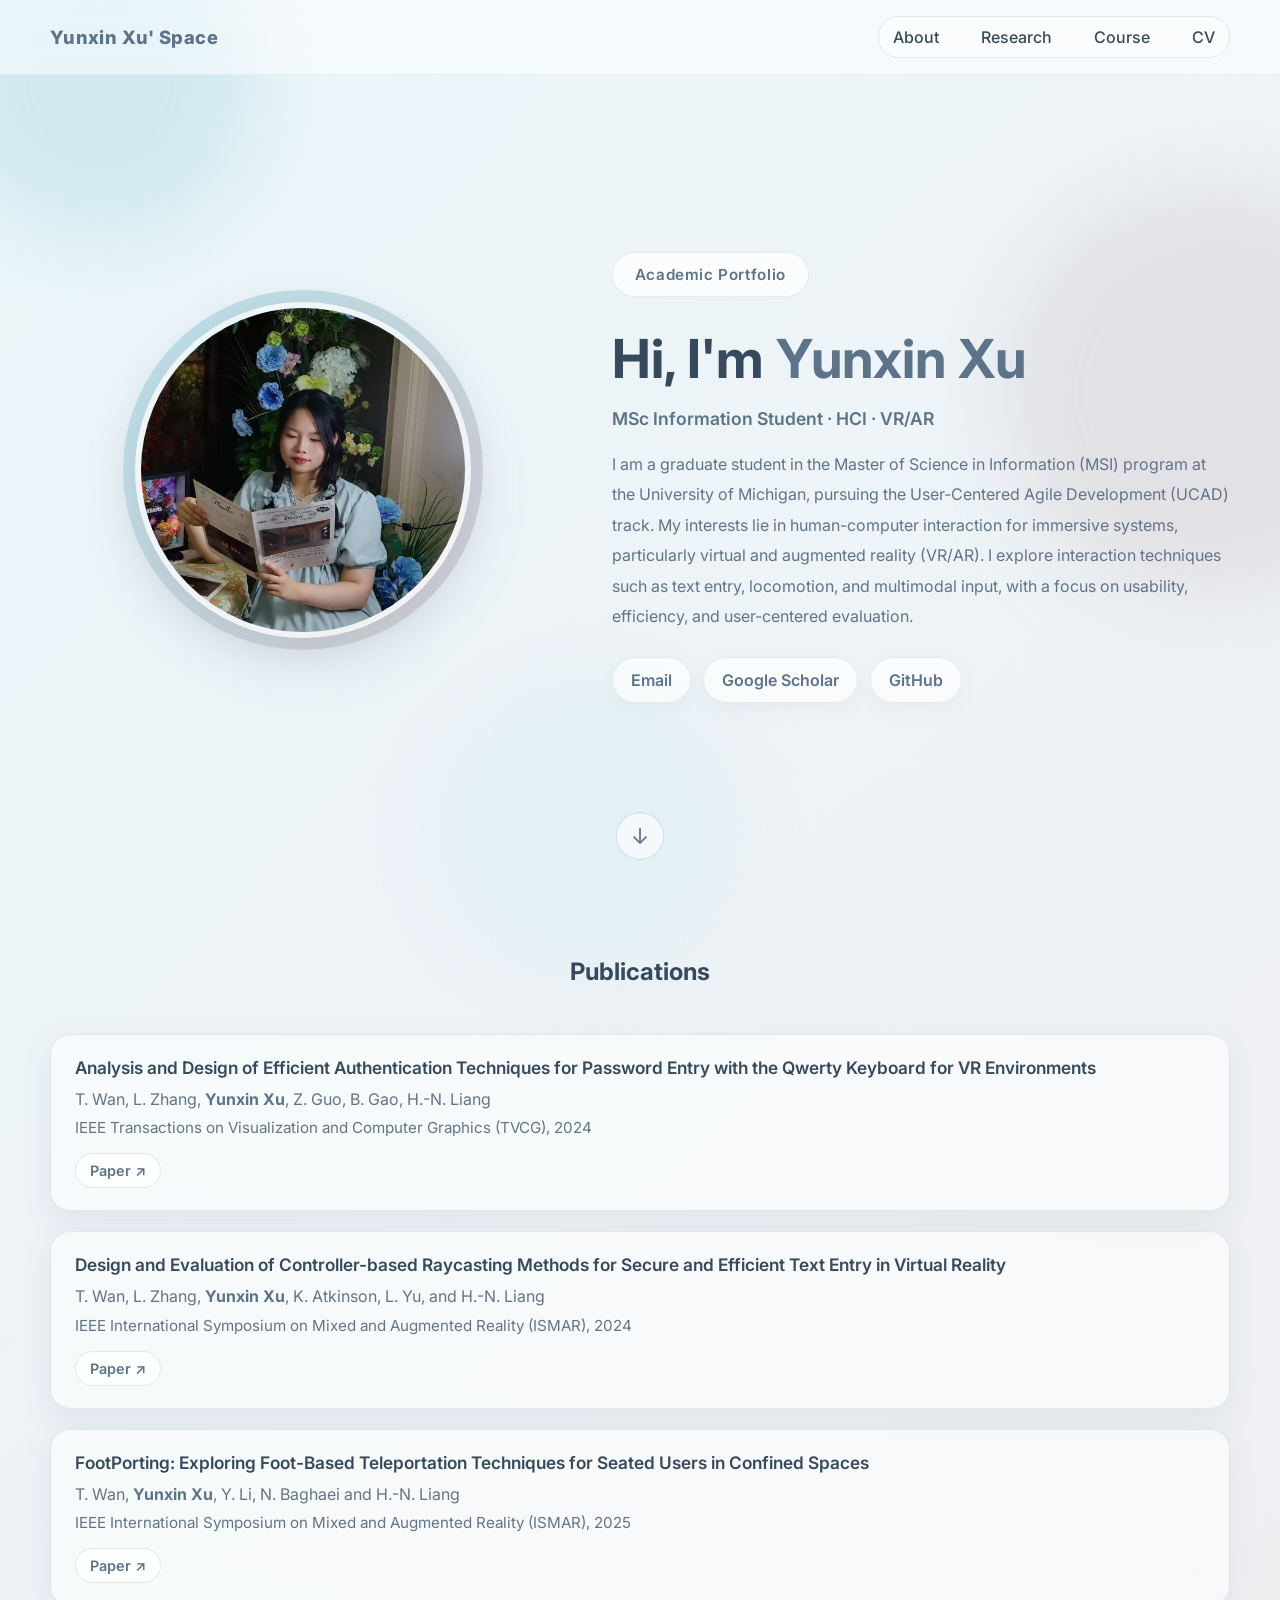
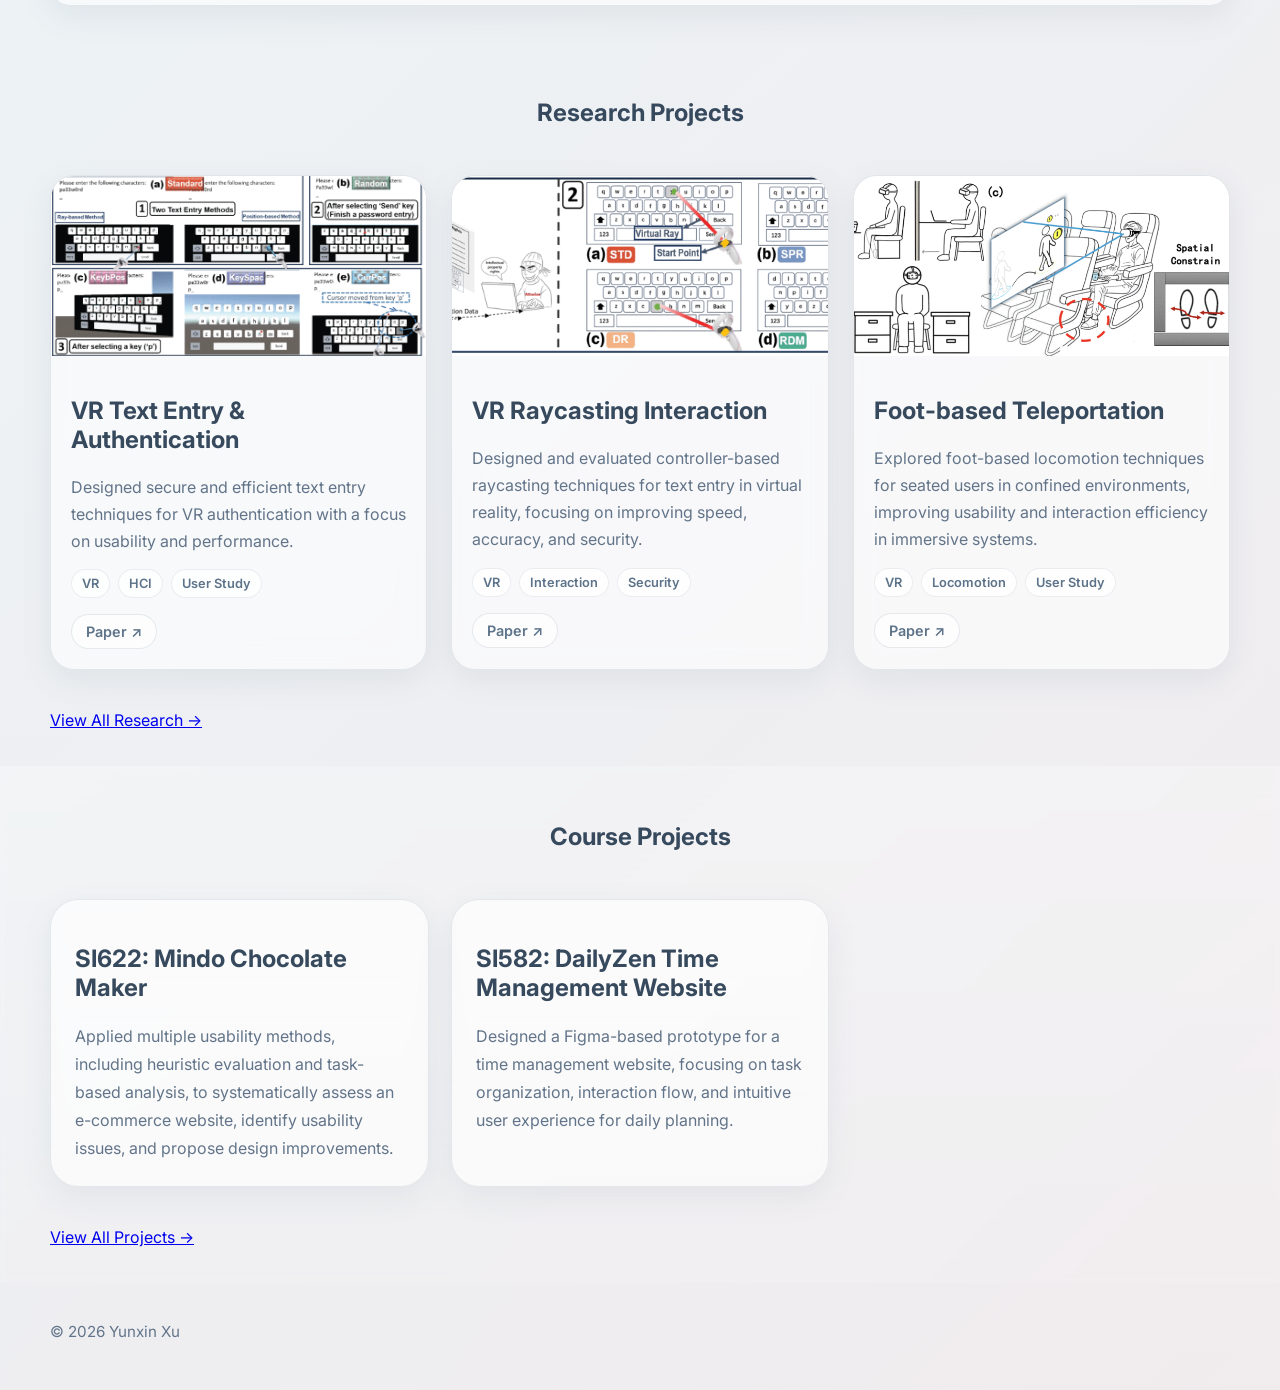
<file: index.html>
<!DOCTYPE html>
<html lang="en">
<head>
  <meta charset="UTF-8" />
  <meta name="viewport" content="width=device-width, initial-scale=1.0"/>
  <title>Yunxin Xu | Academic Portfolio</title>

  <link rel="preconnect" href="https://fonts.googleapis.com"/>
  <link rel="preconnect" href="https://fonts.gstatic.com" crossorigin/>
  <link href="https://fonts.googleapis.com/css2?family=Inter:wght@400;500;600;700;800&display=swap" rel="stylesheet"/>

  <link rel="stylesheet" href="css/styles.css"/>
</head>

<body>
<a href="#mainContent" class="skip-link">Skip to main content</a>



<!-- ===== Background ===== -->
<div class="bg-orb orb-1"></div>
<div class="bg-orb orb-2"></div>
<div class="bg-orb orb-3"></div>
<div class="noise-layer"></div>

<!-- ===== Navbar ===== -->
<header class="site-header">
  <nav class="navbar container">

    <a href="index.html" class="brand">Yunxin Xu' Space</a>
    
    <button class="menu-toggle" id="menuToggle" aria-label="Open navigation menu">
      <span></span>
      <span></span>
      <span></span>
    </button>
    
    <ul class="nav-links" id="navLinks">
      <li><a href="index.html" class="nav-link active">About</a></li>
      <li><a href="research.html" class="nav-link">Research</a></li>
      <li><a href="course.html" class="nav-link">Course</a></li>
      <li><a href="CV.html" class="nav-link">CV</a></li>
    </ul>

  </nav>
</header>
<main>
<!-- ===== Hero ===== -->
<section class="hero section" id="mainContent">
  <div class="container hero-grid">

    <!-- Image -->
    <div class="hero-image-wrap reveal">
      <div class="image-ring">
        <img src="img/photo.jpg" class="profile-image" alt="my photo"/>
      </div>
    </div>

    <!-- Text -->
    <div class="hero-content reveal">

      <p class="eyebrow">Academic Portfolio</p>

      <h1>
        Hi, I'm <span class="accent-text">Yunxin Xu</span>
      </h1>

      <p class="hero-subtitle">
        MSc Information Student · HCI · VR/AR
      </p>

      <p class="hero-description">
        I am a graduate student in the Master of Science in Information (MSI) program at the University of Michigan, pursuing the User-Centered Agile Development (UCAD) track. My interests lie in human-computer interaction for immersive systems, particularly virtual and augmented reality (VR/AR). I explore interaction techniques such as text entry, locomotion, and multimodal input, with a focus on usability, efficiency, and user-centered evaluation.
      </p>

      <div class="hero-links">
        <a href="mailto:yunxinxu@umich.edu" class="pill-btn">Email</a>
        <a href="https://scholar.google.com/citations?user=zWp_7K4AAAAJ&hl=en" class="pill-btn">Google Scholar</a>
        <a href="https://github.com/yunxinxu-umich" class="pill-btn">GitHub</a>
      </div>

    </div>
  </div>
</section>
<div class="scroll-indicator" id="scrollDown">
↓
</div>


<!-- ===== Publications ===== -->
<section class="section">
  <div class="container">

    <div class="section-heading reveal">
      <h1> Publications</h1>
    </div>

    <div class="pub-list">

      <div class="pub-item reveal">
        <p class="pub-title">Analysis and Design of Efficient Authentication Techniques for Password Entry with the Qwerty Keyboard for VR Environments</p>
        <p class="pub-authors">T. Wan, L. Zhang, <strong>Yunxin Xu</strong>, Z. Guo, B. Gao, H.-N. Liang</p>
        <p class="pub-venue">IEEE Transactions on Visualization and Computer Graphics (TVCG), 2024</p>
        <div class="pub-links">
            <a href="https://doi.org/10.1109/TVCG.2024.3456195" target="_blank">
                Paper ↗
            </a>
        </div>
      </div>


      <div class="pub-item reveal">
        <p class="pub-title">Design and Evaluation of Controller-based Raycasting Methods for Secure and Efficient Text Entry in Virtual Reality</p>
        <p class="pub-authors">T. Wan, L. Zhang, <strong>Yunxin Xu</strong>, K. Atkinson, L. Yu, and H.-N. Liang</p>
        <p class="pub-venue">IEEE International Symposium on Mixed and Augmented Reality (ISMAR), 2024</p>
        <div class="pub-links">
            <a href="https://doi.org/10.1109/ISMAR62088.2024.00049" target="_blank">
                Paper ↗
            </a>
        </div>
      </div>

      <div class="pub-item reveal">
        <p class="pub-title">FootPorting: Exploring Foot-Based Teleportation Techniques for Seated Users in Confined Spaces</p>
        <p class="pub-authors">T. Wan, <strong>Yunxin Xu</strong>, Y. Li, N. Baghaei and H.-N. Liang</p>
        <p class="pub-venue">IEEE International Symposium on Mixed and Augmented Reality (ISMAR), 2025</p>
        <div class="pub-links">
            <a href="https://doi.org/10.1109/ISMAR67309.2025.00129" target="_blank">
                Paper ↗
            </a>
        </div>
      </div>

    </div>

  </div>
</section>

<!-- ===== Research ===== -->
<section class="section">
  <div class="container">

    <div class="section-heading reveal">
      <h1>Research Projects</h1>
    </div>

    <div class="research-grid">
        <div class="research-card">

            <div class="card-image">
                <img src="img/keyboard.gif" alt="VR text entry methods using virtual keyboards for authentication">
            </div>

            <div class="card-content">
                <h2>VR Text Entry & Authentication</h2>

                <p>
                Designed secure and efficient text entry techniques for VR authentication with a focus on usability and performance.
                </p>

                <div class="card-tags">
                <span>VR</span>
                <span>HCI</span>
                <span>User Study</span>
                </div>

                <div class="card-links">
                <a href="https://doi.org/10.1109/TVCG.2024.3456195" target="_blank">Paper ↗</a>
                </div>
            </div>
        </div>
        <div class="research-card">

            <div class="card-image">
                <img src="img/raycasting.gif" alt="Controller-based raycasting techniques for text entry in virtual reality">
            </div>

            <div class="card-content">
                <h2>VR Raycasting Interaction</h2>

                <p>
                Designed and evaluated controller-based raycasting techniques for text entry in virtual reality, focusing on improving speed, accuracy, and security.
                </p>

                <div class="card-tags">
                <span>VR</span>
                <span>Interaction</span>
                <span>Security</span>
                </div>

                <div class="card-links">
                <a href="https://doi.org/10.1109/ISMAR62088.2024.00049" target="_blank">
                    Paper ↗
                </a>
                </div>
            </div>
        </div>

        <div class="research-card">

            <div class="card-image">
                <img src="img/teleport.gif" alt="Foot-based teleportation interaction for navigation in virtual reality">
            </div>

            <div class="card-content">
                <h2>Foot-based Teleportation</h2>

                <p>
                Explored foot-based locomotion techniques for seated users in confined environments, improving usability and interaction efficiency in immersive systems.
                </p>

                <div class="card-tags">
                <span>VR</span>
                <span>Locomotion</span>
                <span>User Study</span>
                </div>

                <div class="card-links">
                <a href="https://doi.org/10.1109/ISMAR67309.2025.00129" target="_blank">
                    Paper ↗
                </a>
                </div>
            </div>
        </div>



    </div>

    <div style="margin-top:40px;">
      <a href="research.html" class="main-entry">
        View All Research →
      </a>
    </div>

  </div>
</section>

<!-- ===== Course Projects ===== -->
<section class="section alt-section">
  <div class="container">

    <div class="section-heading reveal">
      <h1>Course Projects</h1>
    </div>

    <div class="card-grid three-col">

      <div class="feature-card reveal tilt-card">
        <h2>SI622: Mindo Chocolate Maker</h2>
        <p>Applied multiple usability methods, including heuristic evaluation and task-based analysis, to systematically assess an e-commerce website, identify usability issues, and propose design improvements.</p>
      </div>

      <div class="feature-card reveal tilt-card">
        <h2>SI582: DailyZen Time Management Website</h2>
        <p>Designed a Figma-based prototype for a time management website, focusing on task organization, interaction flow, and intuitive user experience for daily planning.</p>
      </div>

    </div>

    <div style="margin-top:40px;">
      <a href="projects.html" class="main-entry">
        View All Projects →
      </a>
    </div>

  </div>
</section>
</main>
<!-- ===== Footer ===== -->
<footer class="site-footer">
  <div class="container footer-inner">
    <p>© 2026 Yunxin Xu</p>
  </div>
</footer>

<script src="js/script.js"></script>

</body>
</html>
</file>
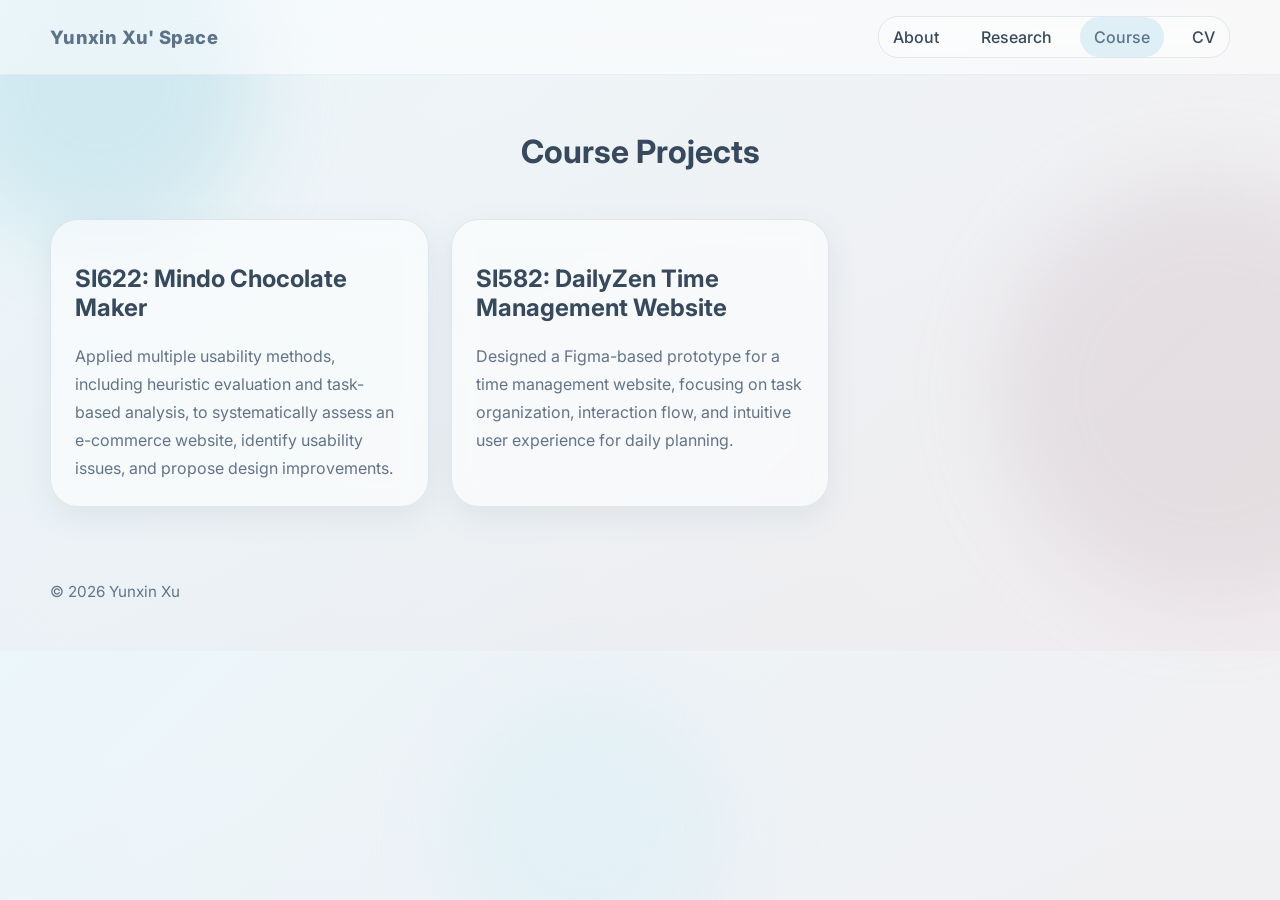
<file: course.html>
<!DOCTYPE html>
<html lang="en">
<head>
  <meta charset="UTF-8" />
  <meta name="viewport" content="width=device-width, initial-scale=1.0"/>
  <title>Yunxin Xu | CV</title>

  <link rel="preconnect" href="https://fonts.googleapis.com"/>
  <link rel="preconnect" href="https://fonts.gstatic.com" crossorigin/>
  <link href="https://fonts.googleapis.com/css2?family=Inter:wght@400;500;600;700;800&display=swap" rel="stylesheet"/>

  <link rel="stylesheet" href="css/styles.css"/>
</head>
<a href="#mainContent" class="skip-link">Skip to main content</a>
<body>

<!-- ===== Background ===== -->
<div class="bg-orb orb-1"></div>
<div class="bg-orb orb-2"></div>
<div class="bg-orb orb-3"></div>
<div class="noise-layer"></div>

<!-- ===== NAV ===== -->
<header class="site-header">
  <nav class="navbar container">

    <a href="index.html" class="brand">Yunxin Xu' Space</a>

    <button class="menu-toggle" id="menuToggle" aria-label="Open navigation menu">
      <span></span>
      <span></span>
      <span></span>
    </button>
    <ul class="nav-links" id="navLinks">
      <li><a href="index.html" class="nav-link">About</a></li>
      <li><a href="research.html" class="nav-link">Research</a></li>
      <li><a href="course.html" class="nav-link active">Course</a></li>
      <li><a href="CV.html" class="nav-link">CV</a></li>
    </ul>

  </nav>
</header>

<!-- ===== MAIN ===== -->
<main class="section" id="mainContent">
  <div class="container">

    <div class="section-heading">
      <h1>Course Projects</h1>
    </div>

     <div class="card-grid three-col">

      <div class="feature-card reveal tilt-card">
        <h2>SI622: Mindo Chocolate Maker</h2>
        <p>Applied multiple usability methods, including heuristic evaluation and task-based analysis, to systematically assess an e-commerce website, identify usability issues, and propose design improvements.</p>
      </div>

      <div class="feature-card reveal tilt-card">
        <h2>SI582: DailyZen Time Management Website</h2>
        <p>Designed a Figma-based prototype for a time management website, focusing on task organization, interaction flow, and intuitive user experience for daily planning.</p>
      </div>

    </div>

  </div>
</main>

<!-- ===== Footer ===== -->
<footer class="site-footer">
  <div class="container footer-inner">
    <p>© 2026 Yunxin Xu</p>
  </div>
</footer>

<script src="js/script.js"></script>

</body>
</html>
</file>
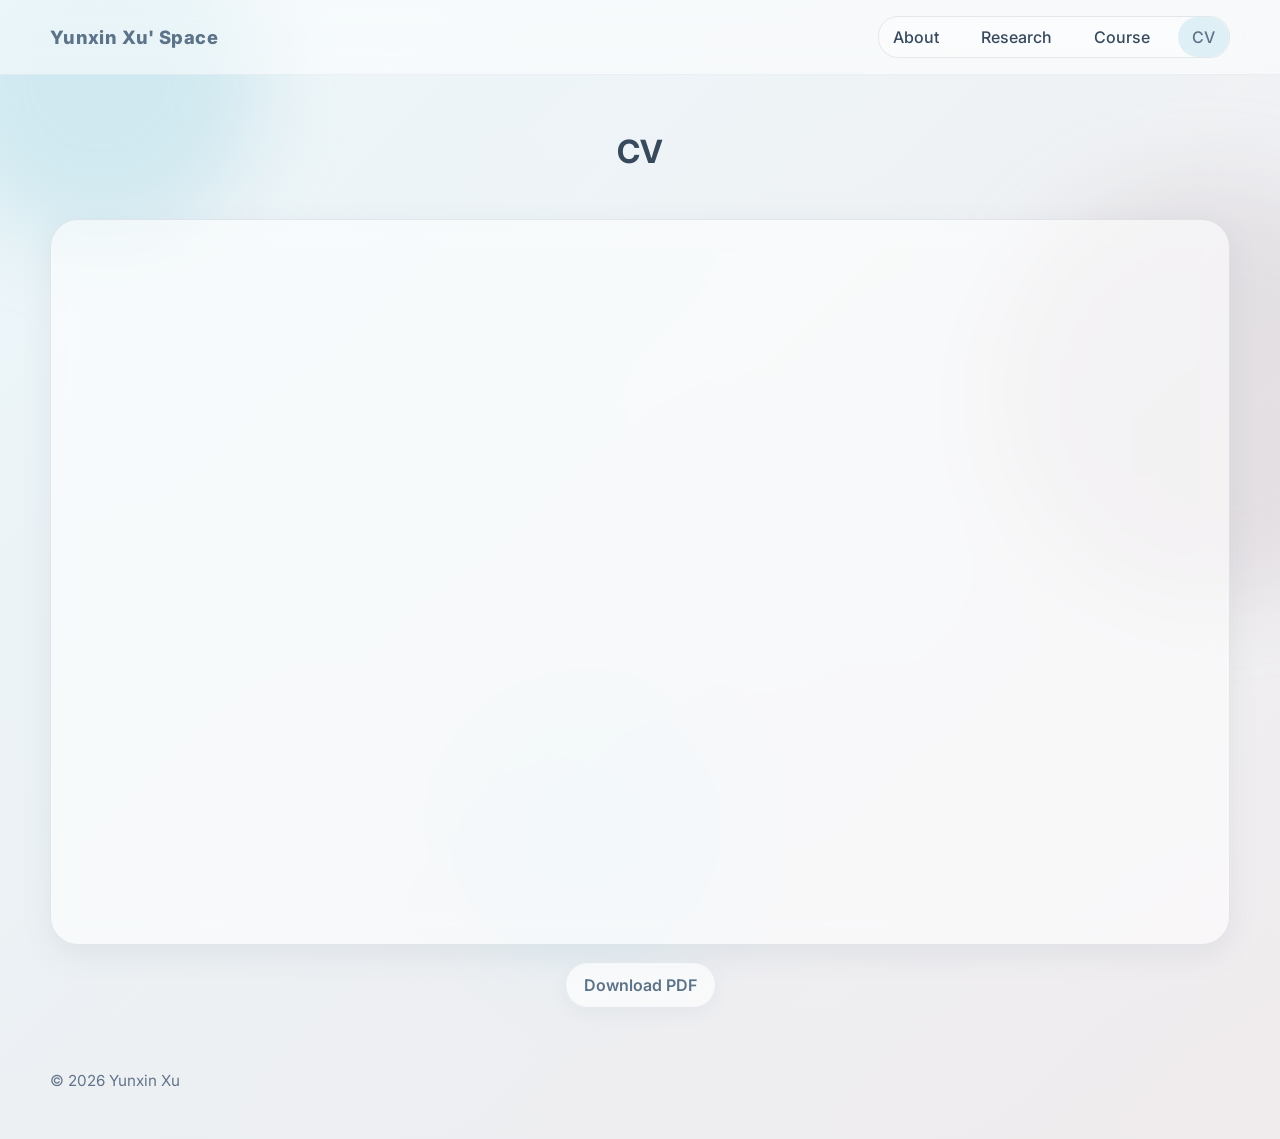
<file: CV.html>
<!DOCTYPE html>
<html lang="en">
<head>
  <meta charset="UTF-8" />
  <meta name="viewport" content="width=device-width, initial-scale=1.0"/>
  <title>Yunxin Xu | CV</title>

  <link rel="preconnect" href="https://fonts.googleapis.com"/>
  <link rel="preconnect" href="https://fonts.gstatic.com" crossorigin/>
  <link href="https://fonts.googleapis.com/css2?family=Inter:wght@400;500;600;700;800&display=swap" rel="stylesheet"/>

  <link rel="stylesheet" href="css/styles.css"/>
</head>
<a href="#mainContent" class="skip-link">Skip to main content</a>
<body>

<!-- ===== Background ===== -->
<div class="bg-orb orb-1"></div>
<div class="bg-orb orb-2"></div>
<div class="bg-orb orb-3"></div>
<div class="noise-layer"></div>

<!-- ===== NAV ===== -->
<header class="site-header">
  <nav class="navbar container">

    <a href="index.html" class="brand">Yunxin Xu' Space</a>

    <button class="menu-toggle" id="menuToggle" aria-label="Open navigation menu">
      <span></span>
      <span></span>
      <span></span>
    </button>
    <ul class="nav-links" id = "navLinks">
      <li><a href="index.html" class="nav-link">About</a></li>
      <li><a href="research.html" class="nav-link">Research</a></li>
      <li><a href="course.html" class="nav-link">Course</a></li>
      <li><a href="CV.html" class="nav-link active">CV</a></li>
    </ul>

  </nav>
</header>

<!-- ===== MAIN ===== -->
<main class="section" id="mainContent">

  <div class="container">

    <!-- heading -->
    <div class="section-heading">
      <h1>CV</h1>
    </div>

    <!-- CV Card -->
    <div class="cv-container">

      <!-- PDF viewer -->
      <iframe 
        src="file/cv.pdf"
        class="cv-frame"
        title="Curriculum Vitae PDF preview">
      </iframe>

    </div>

    <!-- download -->
    <div style="text-align:center; margin-top:30px;">
      <a href="file/cv.pdf" class="pill-btn" download>
        Download PDF
      </a>
    </div>

  </div>

</main>

<!-- ===== Footer ===== -->
<footer class="site-footer">
  <div class="container footer-inner">
    <p>© 2026 Yunxin Xu</p>
  </div>
</footer>

<script src="js/script.js"></script>

</body>
</html>
</file>
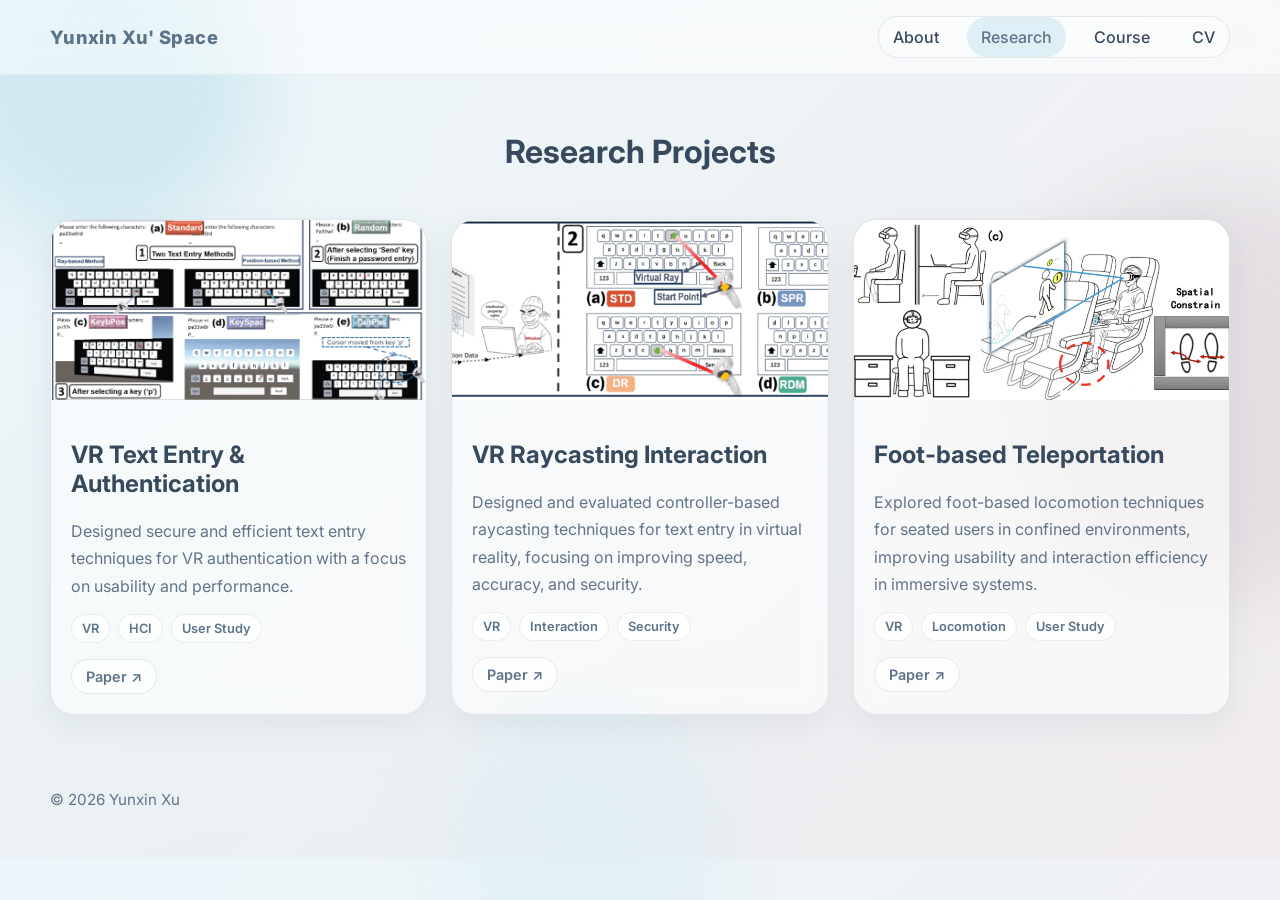
<file: research.html>
<!DOCTYPE html>
<html lang="en">
<head>
  <meta charset="UTF-8" />
  <meta name="viewport" content="width=device-width, initial-scale=1.0"/>
  <title>Yunxin Xu | CV</title>

  <link rel="preconnect" href="https://fonts.googleapis.com"/>
  <link rel="preconnect" href="https://fonts.gstatic.com" crossorigin/>
  <link href="https://fonts.googleapis.com/css2?family=Inter:wght@400;500;600;700;800&display=swap" rel="stylesheet"/>

  <link rel="stylesheet" href="css/styles.css"/>
</head>
<a href="#mainContent" class="skip-link">Skip to main content</a>
<body>

<!-- ===== Background ===== -->
<div class="bg-orb orb-1"></div>
<div class="bg-orb orb-2"></div>
<div class="bg-orb orb-3"></div>
<div class="noise-layer"></div>

<!-- ===== NAV ===== -->
<header class="site-header">
  <nav class="navbar container">

    <a href="index.html" class="brand">Yunxin Xu' Space</a>

    <button class="menu-toggle" id="menuToggle" aria-label="Open navigation menu">
      <span></span>
      <span></span>
      <span></span>
    </button>

    <ul class="nav-links" id="navLinks">
      <li><a href="index.html" class="nav-link">About</a></li>
      <li><a href="research.html" class="nav-link active">Research</a></li>
      <li><a href="course.html" class="nav-link">Course</a></li>
      <li><a href="CV.html" class="nav-link">CV</a></li>
    </ul>

  </nav>
</header>

<!-- ===== MAIN ===== -->
<main class="section" id="mainContent">
  <div class="container">

    <div class="section-heading">
      <h1>Research Projects</h1>
    </div>

    <div class="research-grid">
        <div class="research-card">

            <div class="card-image">
                <img src="img/keyboard.gif" alt="VR text entry methods using virtual keyboards for authentication">
            </div>

            <div class="card-content">
                <h2>VR Text Entry & Authentication</h2>

                <p>
                Designed secure and efficient text entry techniques for VR authentication with a focus on usability and performance.
                </p>

                <div class="card-tags">
                <span>VR</span>
                <span>HCI</span>
                <span>User Study</span>
                </div>

                <div class="card-links">
                <a href="https://doi.org/10.1109/TVCG.2024.3456195" target="_blank">Paper ↗</a>
                </div>
            </div>
        </div>
        <div class="research-card">

            <div class="card-image">
                <img src="img/raycasting.gif" alt="Controller-based raycasting techniques for text entry in virtual reality">
            </div>

            <div class="card-content">
                <h2>VR Raycasting Interaction</h2>

                <p>
                Designed and evaluated controller-based raycasting techniques for text entry in virtual reality, focusing on improving speed, accuracy, and security.
                </p>

                <div class="card-tags">
                <span>VR</span>
                <span>Interaction</span>
                <span>Security</span>
                </div>

                <div class="card-links">
                <a href="https://doi.org/10.1109/ISMAR62088.2024.00049" target="_blank">
                    Paper ↗
                </a>
                </div>
            </div>
        </div>

        <div class="research-card">

            <div class="card-image">
                <img src="img/teleport.gif" alt="Foot-based teleportation interaction for navigation in virtual reality">
            </div>

            <div class="card-content">
                <h2>Foot-based Teleportation</h2>

                <p>
                Explored foot-based locomotion techniques for seated users in confined environments, improving usability and interaction efficiency in immersive systems.
                </p>

                <div class="card-tags">
                <span>VR</span>
                <span>Locomotion</span>
                <span>User Study</span>
                </div>

                <div class="card-links">
                <a href="https://doi.org/10.1109/ISMAR67309.2025.00129" target="_blank">
                    Paper ↗
                </a>
                </div>
            </div>
        </div>



    </div>

  </div>
</main>

<!-- ===== Footer ===== -->
<footer class="site-footer">
  <div class="container footer-inner">
    <p>© 2026 Yunxin Xu</p>
  </div>
</footer>

<script src="js/script.js"></script>

</body>
</html>
</file>
<file: css/styles.css>
:root {
  --c1: #DBEFF6;
  --c2: #A8D8E3;
  --c3: #5D7389;
  --c4: #C5B8BF;
  --c5: #E9DFE2;

  --bg-main: #f8fcfd;
  --bg-soft: #f2f7f8;
  --text-main: #36495d;
  --text-soft: #627489;
  --white-glass: rgba(255, 255, 255, 0.58);
  --border-soft: rgba(93, 115, 137, 0.14);
  --shadow-soft: 0 10px 30px rgba(93, 115, 137, 0.10);
  --shadow-hover: 0 18px 40px rgba(93, 115, 137, 0.16);

  --radius-lg: 28px;
  --radius-md: 20px;
  --radius-sm: 14px;

  --transition: 0.3s ease;
  --max-width: 1180px;
}

* {
  box-sizing: border-box;
}

html {
  scroll-behavior: smooth;
}

body {
  margin: 0;
  font-family: "Inter", sans-serif;
  color: var(--text-main);
  background:
    linear-gradient(135deg, rgba(219, 239, 246, 0.55), rgba(233, 223, 226, 0.55)),
    linear-gradient(180deg, #ffffff, #f9fbfc);
  overflow-x: hidden;
}

/* background */
.bg-orb {
  position: fixed;
  border-radius: 50%;
  filter: blur(40px);
  z-index: -3;
  pointer-events: none;
  animation: floatOrb 10s ease-in-out infinite;
}

.orb-1 {
  width: 320px;
  height: 320px;
  background: rgba(168, 216, 227, 0.40);
  top: -80px;
  left: -60px;
}

.orb-2 {
  width: 420px;
  height: 420px;
  background: rgba(197, 184, 191, 0.28);
  top: 20%;
  right: -140px;
  animation-delay: 1.8s;
}

.orb-3 {
  width: 280px;
  height: 280px;
  background: rgba(219, 239, 246, 0.55);
  bottom: -70px;
  left: 35%;
  animation-delay: 3.2s;
}

.noise-layer {
  position: fixed;
  inset: 0;
  z-index: -2;
  pointer-events: none;
  opacity: 0.25;
  background-image:
    radial-gradient(rgba(93, 115, 137, 0.04) 0.7px, transparent 0.7px);
  background-size: 18px 18px;
}

/* layout */
.container {
  width: min(var(--max-width), calc(100% - 4rem));
  margin: 0 auto;
}

.section {
  padding: 36px 0;
}

.alt-section {
  background: linear-gradient(180deg, rgba(255,255,255,0.28), rgba(255,255,255,0.12));
  backdrop-filter: blur(2px);
}

.section-heading {
  max-width: 700px;
  margin: 0 auto 48px;
  text-align: center;
}

.section-heading h2 {
  margin: 8px 0 14px;
  font-size: clamp(1.9rem, 2.5vw, 2.8rem);
  line-height: 1.15;
}

.section-heading p {
  margin: 0;
  color: var(--text-soft);
  line-height: 1.75;
}

.section-tag,
.eyebrow {
  display: inline-block;
  padding: 12px 22px;
  border-radius: 999px;
  font-size: 0.95rem;
  font-weight: 600;
  letter-spacing: 0.04em;
  color: var(--c3);
  background: rgba(255, 255, 255, 0.75);
  border: 1px solid rgba(93, 115, 137, 0.12);
  backdrop-filter: blur(10px);
  margin-bottom: 16px;
}

/* header */
.site-header {
  position: relative;
  top: 0;
  z-index: 1000;
  backdrop-filter: blur(14px);
  background: rgba(255, 255, 255, 0.52);
  border-bottom: 1px solid rgba(93, 115, 137, 0.08);
}

.navbar {
  min-height: 74px;
  display: flex;
  align-items: center;
  justify-content: space-between;
  gap: 20px;
}

.brand {
  text-decoration: none;
  color: var(--c3);
  font-weight: 800;
  font-size: 1.15rem;
  letter-spacing: 0.02em;
}

.nav-links {
  position: absolute;
  top: 74px;
  left: 1rem;
  right: 1rem;
  display: none;
  flex-direction: column;
  align-items: stretch;
  gap: 10px;
  list-style: none;
  margin: 0;
  padding: 12px;
  border-radius: 20px;
  background: rgba(255,255,255,0.92);
  box-shadow: var(--shadow-soft);
  border: 1px solid var(--border-soft);
}

.nav-links.open {
  transform: translateX(0);
}

.nav-link {
  position: relative;
  display: inline-flex;
  align-items: center;
  text-decoration: none;
  color: var(--text-main);
  font-weight: 500;
  padding: 12px 14px;
  border-radius: 999px;
  transition: var(--transition);
}

.nav-link:hover,
.nav-link.active {
  background: rgba(219, 239, 246, 0.9);
  color: var(--c3);
}

.menu-toggle {
  display: inline-block;
  width: 48px;
  height: 48px;
  border: none;
  border-radius: 12px;
  background: rgba(255,255,255,0.65);
  cursor: pointer;
  padding: 10px;
}

.menu-toggle span {
  display: block;
  width: 100%;
  height: 2px;
  background: var(--c3);
  margin: 6px 0;
  border-radius: 999px;
}

.nav-links {
  position: fixed;
  top: 0;
  left: 0;

  width: 240px;
  height: 100vh;

  display: flex;
  flex-direction: column;
  gap: 14px;

  padding: 80px 20px;

  background: rgba(255,255,255,0.95);
  backdrop-filter: blur(12px);

  box-shadow: 10px 0 30px rgba(0,0,0,0.08);

  transform: translateX(-100%);
  transition: transform 0.3s ease;

  z-index: 1500;
}

/* hero */
.hero {
  height: calc(100vh - 74px);
  display: flex;
  align-items: center;
  padding: 0;
}

.hero-grid {
  display: grid;
  grid-template-columns: 1fr;
  gap: 40px;
  align-items: center;
}

.hero-image-wrap {
  display: flex;
  justify-content: center;
}

.image-ring {
  position: relative;
  width: min(160px, 48vw);
  aspect-ratio: 1 / 1;
  padding: 12px;
  border-radius: 50%;
  background:
    linear-gradient(135deg, rgba(168, 216, 227, 0.75), rgba(197, 184, 191, 0.72));
  box-shadow: 0 18px 50px rgba(93, 115, 137, 0.14);
}

.profile-image {
  width: 100%;
  height: 100%;
  object-fit: cover;
  border-radius: 50%;
  display: block;
  border: 6px solid rgba(255, 255, 255, 0.72);
  box-shadow: 0 10px 30px rgba(93, 115, 137, 0.12);
}

.hero-content {
  text-align: center;
}

.hero-content h1 {
  font-size: clamp(2.5rem, 4.2vw, 4.5rem);
  line-height: 1.05;
  margin: 18px 0 16px;
}

.accent-text {
  color: var(--c3);
}

.hero-subtitle {
  font-size: 1.1rem;
  font-weight: 600;
  color: var(--c3);
  margin-bottom: 16px;
  line-height: 1.6;
}

.hero-description {
  font-size: 1rem;
  line-height: 1.9;
  color: var(--text-soft);
  max-width: 680px;
  margin: 0 auto;
}

.hero-links {
  display: flex;
  flex-wrap: wrap;
  gap: 12px;
  margin-top: 26px;
  justify-content: center;
}

.pill-btn {
  position: relative;
  overflow: hidden;
  text-decoration: none;
  padding: 12px 18px;
  border-radius: 999px;
  background: rgba(255,255,255,0.65);
  color: var(--c3);
  border: 1px solid rgba(93, 115, 137, 0.12);
  box-shadow: 0 6px 18px rgba(93, 115, 137, 0.06);
  transition: var(--transition);
  font-weight: 600;
}

.pill-btn:hover {
  transform: translateY(-2px);
  box-shadow: 0 12px 24px rgba(93, 115, 137, 0.10);
  background: rgba(219, 239, 246, 0.85);
}

.hero-stats {
  display: grid;
  grid-template-columns: 1fr;
  gap: 16px;
  margin-top: 30px;
  justify-content: center;
}

.glass-card,
.feature-card,
.project-card,
.course-item,
.contact-card,
.pub-item {
  background: var(--white-glass);
  border: 1px solid var(--border-soft);
  backdrop-filter: blur(12px);
  box-shadow: var(--shadow-soft);
}

.stat-card {
  border-radius: var(--radius-md);
  padding: 18px 16px;
}

.stat-number {
  display: block;
  font-size: 1.35rem;
  font-weight: 800;
  color: var(--c3);
}

.stat-label {
  display: block;
  margin-top: 6px;
  color: var(--text-soft);
  font-size: 0.92rem;
}

/* publications */
.pub-list {
  display: flex;
  flex-direction: column;
  gap: 20px;
}

.pub-item {
  border-radius: var(--radius-md);
  padding: 22px 24px;
  transition: transform 0.25s ease, box-shadow 0.25s ease;
}

.pub-item:hover {
  box-shadow: var(--shadow-hover);
  transform: translateY(-4px);
}

.pub-title {
  margin: 0 0 8px;
  font-size: 1.08rem;
  font-weight: 600;
  color: var(--text-main);
}

.pub-authors {
  margin: 0 0 6px;
  color: var(--text-soft);
  line-height: 1.65;
}

.pub-authors strong {
  color: var(--c3);
}

.pub-venue {
  margin: 0;
  color: var(--text-soft);
  font-size: 0.95rem;
}

/* =========================
   RESEARCH CARD (IMAGE)
========================= */

.research-card {
  border-radius: 24px;
  overflow: hidden;

  background: var(--white-glass);
  border: 1px solid var(--border-soft);

  backdrop-filter: blur(12px);
  box-shadow: var(--shadow-soft);

  transition: all 0.3s ease;
}

/* hover 整体浮起 */
.research-card:hover {
  transform: translateY(-6px);
  box-shadow: var(--shadow-hover);
}

/* ===== IMAGE ===== */
.card-image {
  height: 180px;
  overflow: hidden;
}

.card-image img {
  width: 100%;
  height: 100%;
  object-fit: cover;

  transition: transform 0.35s ease;
}

/* 图片放大 */
.research-card:hover .card-image img {
  transform: scale(1.06);
}

/* ===== CONTENT ===== */
.card-content {
  padding: 20px;
}

.card-content h3 {
  margin: 0 0 10px;
  font-size: 1.15rem;
}

.card-content p {
  margin: 0;
  color: var(--text-soft);
  line-height: 1.7;
}

/* ===== TAGS ===== */
.card-tags {
  display: flex;
  flex-wrap: wrap;
  gap: 8px;
  margin-top: 14px;
}

.card-tags span {
  padding: 6px 10px;
  border-radius: 999px;

  font-size: 0.8rem;
  font-weight: 600;

  background: rgba(255,255,255,0.75);
  color: var(--c3);
  border: 1px solid rgba(93,115,137,0.12);
}

/* ===== BUTTON ===== */
.card-links {
  margin-top: 16px;
}

.card-links a {
  display: inline-block;

  padding: 8px 14px;
  border-radius: 999px;

  font-size: 0.9rem;
  font-weight: 600;

  text-decoration: none;

  color: var(--c3);
  background: rgba(255,255,255,0.7);
  border: 1px solid rgba(93,115,137,0.15);

  transition: all 0.25s ease;
}

.card-links a:hover {
  background: var(--c1);
  transform: translateY(-2px);
}

.research-grid {
  display: grid;
  grid-template-columns: 1fr;
  gap: 24px;
}

/* cards */
.card-grid.three-col {
  display: grid;
  grid-template-columns: 1fr;
  gap: 22px;
}

.feature-card {
  border-radius: var(--radius-lg);
  padding: 24px;
  transition: transform 0.25s ease, box-shadow 0.25s ease;
  transform-style: preserve-3d;
}

.feature-card:hover,
.project-card:hover,
.course-item:hover,
.contact-card:hover {
  box-shadow: var(--shadow-hover);
}

.card-top {
  margin-bottom: 14px;
}

.card-badge {
  display: inline-flex;
  padding: 7px 12px;
  border-radius: 999px;
  background: rgba(168, 216, 227, 0.35);
  color: var(--c3);
  font-size: 0.84rem;
  font-weight: 700;
}

.feature-card h3,
.project-body h3,
.course-item h3 {
  margin: 0 0 10px;
  font-size: 1.2rem;
}

.feature-card p,
.project-body p,
.course-item p {
  margin: 0;
  color: var(--text-soft);
  line-height: 1.75;
}

.text-link {
  display: inline-block;
  margin-top: 18px;
  color: var(--c3);
  text-decoration: none;
  font-weight: 700;
}

/* projects */
.project-grid {
  display: grid;
  grid-template-columns: 1fr;
  gap: 24px;
}

.project-card {
  overflow: hidden;
  border-radius: var(--radius-lg);
  transition: transform 0.25s ease, box-shadow 0.25s ease;
  transform-style: preserve-3d;
}

.project-thumb {
  height: 180px;
  background:
    linear-gradient(135deg, rgba(219, 239, 246, 0.95), rgba(197, 184, 191, 0.75));
  position: relative;
}

.project-thumb::after {
  content: "";
  position: absolute;
  inset: 18px;
  border-radius: 22px;
  border: 1px dashed rgba(93, 115, 137, 0.22);
}

.project-body {
  padding: 22px;
}

.project-meta {
  display: flex;
  justify-content: space-between;
  gap: 12px;
  margin-bottom: 12px;
  color: var(--text-soft);
  font-size: 0.88rem;
}

.project-tags {
  display: flex;
  flex-wrap: wrap;
  gap: 8px;
  margin-top: 18px;
}

.project-tags span,
.course-chip {
  padding: 8px 12px;
  border-radius: 999px;
  background: rgba(255, 255, 255, 0.72);
  color: var(--c3);
  font-size: 0.84rem;
  font-weight: 600;
  border: 1px solid rgba(93, 115, 137, 0.10);
}

/* courses */
.course-list {
  display: flex;
  flex-direction: column;
  gap: 18px;
}

.course-item {
  border-radius: 22px;
  padding: 22px 24px;
  display: flex;
  justify-content: space-between;
  align-items: center;
  gap: 20px;
  transition: transform 0.25s ease, box-shadow 0.25s ease;
}

.course-item,
.footer-inner {
  flex-direction: column;
  align-items: flex-start;
}

/* contact */
.contact-card {
  border-radius: 30px;
  padding: 32px;
  display: flex;
  justify-content: space-between;
  gap: 24px;
  align-items: center;
  flex-direction: column;
  align-items: flex-start;
}

.contact-card h2 {
  margin: 8px 0 12px;
}

.contact-card p {
  margin: 0;
  color: var(--text-soft);
  line-height: 1.8;
}

.contact-links {
  display: flex;
  flex-wrap: wrap;
  gap: 12px;
}

.contact-btn {
  text-decoration: none;
  padding: 14px 18px;
  border-radius: 16px;
  background: var(--c3);
  color: white;
  font-weight: 700;
  transition: var(--transition);
  border: 1px solid transparent;
}

.contact-btn:hover {
  transform: translateY(-2px);
  opacity: 0.95;
}

.contact-btn.secondary {
  background: rgba(255,255,255,0.72);
  color: var(--c3);
  border-color: rgba(93, 115, 137, 0.10);
}

/* footer */
.site-footer {
  padding: 24px 0 34px;
}

.footer-inner {
  display: flex;
  justify-content: space-between;
  gap: 20px;
  color: var(--text-soft);
  font-size: 0.95rem;
}

.back-to-top {
  text-decoration: none;
  color: var(--c3);
  font-weight: 700;
}

/* reveal animation */
.reveal {
  opacity: 0;
  transform: translateY(26px);
  transition: opacity 0.8s ease, transform 0.8s ease;
}

.reveal.visible {
  opacity: 1;
  transform: translateY(0);
}

/* ripple */
.pill-btn .ripple,
.contact-btn .ripple {
  position: absolute;
  border-radius: 50%;
  transform: scale(0);
  animation: ripple 0.6s linear;
  background: rgba(255, 255, 255, 0.55);
  pointer-events: none;
}

/* animations */
@keyframes floatOrb {
  0%, 100% {
    transform: translateY(0px) translateX(0px);
  }
  50% {
    transform: translateY(18px) translateX(8px);
  }
}

@keyframes ripple {
  to {
    transform: scale(4);
    opacity: 0;
  }
}

/* tablet and up */
@media (min-width: 769px) {
  .section {
    padding: 36px 0;
  }

  .menu-toggle {
    display: none;
  }

  .nav-links {
    position: static;
    transform: none;

    height: auto;
    width: auto;

    flex-direction: row;
    padding: 0;

    background: transparent;
    box-shadow: none;
  }

  .nav-link {
    padding: 10px 14px;
  }

  .hero {
    min-height: calc(100vh - 74px);
    padding-top: 0;
  }

  .hero-grid {
    grid-template-columns: 1fr 1fr;
  }

  .hero-content {
    text-align: left;
  }

  .hero-description {
    margin: 0;
  }

  .hero-links,
  .hero-stats {
    justify-content: flex-start;
  }

  .hero-stats {
    grid-template-columns: repeat(3, minmax(120px, 1fr));
  }

  .card-grid.three-col,
  .project-grid,
  .research-grid {
    grid-template-columns: 1fr 1fr;
  }

  .image-ring {
    width: min(360px, 78vw);
  }
}

/* desktop and up */
@media (min-width: 1025px) {
  .hero-grid {
    grid-template-columns: 0.9fr 1.1fr;
    align-items: center;
    gap: 56px;
  }

  .card-grid.three-col,
  .project-grid,
  .research-grid {
    grid-template-columns: repeat(3, 1fr);
  }

  .contact-card {
    flex-direction: row;
    align-items: center;
  }

  .course-item,
  .footer-inner {
    flex-direction: row;
    align-items: center;
  }
}

/* ===== HERO FULLSCREEN LOCK ===== */

.hero {
  position: relative;
}

/* prevent scroll at start */
body.lock-scroll {
  overflow: hidden;
}

/* arrow */
.scroll-indicator {
  position: absolute;
  bottom: 40px;
  left: 50%;
  transform: translateX(-50%);

  width: 48px;
  height: 48px;

  display: flex;
  align-items: center;
  justify-content: center;

  border-radius: 50%;
  border: 1px solid rgba(93,115,137,0.2);

  background: rgba(255,255,255,0.6);
  backdrop-filter: blur(8px);

  color: var(--c3);
  font-size: 22px;

  cursor: pointer;

  transition: all 0.25s ease;
}

.scroll-indicator:hover {
  transform: translateX(-50%) translateY(-4px);

  background: var(--c1);
  border-color: var(--c3);

  box-shadow: 0 8px 20px rgba(93,115,137,0.15);
}

/* bounce animation */
@keyframes bounce {
  0%, 100% {
    transform: translate(-50%, 0);
  }
  50% {
    transform: translate(-50%, 10px);
  }
}

/* =========================
   SKIP LINK (ACCESSIBILITY)
========================= */

.skip-link {
  position: absolute;
  top: -40px;
  left: 20px;

  padding: 10px 16px;
  border-radius: 10px;

  background: var(--c3);
  color: white;
  text-decoration: none;
  font-weight: 600;

  transition: 0.3s;
  z-index: 2000;
}

/* show when focused */
.skip-link:focus {
  top: 20px;
}

/* =========================
   CV PAGE
========================= */

.cv-container {
  margin-top: 40px;

  border-radius: 28px;
  overflow: hidden;

  background: var(--white-glass);
  border: 1px solid var(--border-soft);

  backdrop-filter: blur(12px);
  box-shadow: var(--shadow-soft);
}

/* PDF iframe */
.cv-frame {
  width: 100%;
  height: 80vh;
  border: none;
}

.pub-links {
  margin-top: 16px;
  display: flex;
  gap: 16px;
}

.pub-links a {
  display: inline-flex;
  align-items: center;
  gap: 6px;

  padding: 8px 14px;
  border-radius: 999px;

  font-size: 0.9rem;
  font-weight: 600;

  text-decoration: none;

  color: var(--c3);
  background: rgba(255, 255, 255, 0.7);
  border: 1px solid rgba(93, 115, 137, 0.15);

  transition: all 0.25s ease;
}

.pub-links a:hover {
  background: var(--c1);
  transform: translateY(-2px);
  box-shadow: 0 6px 18px rgba(93,115,137,0.12);
}
</file>
